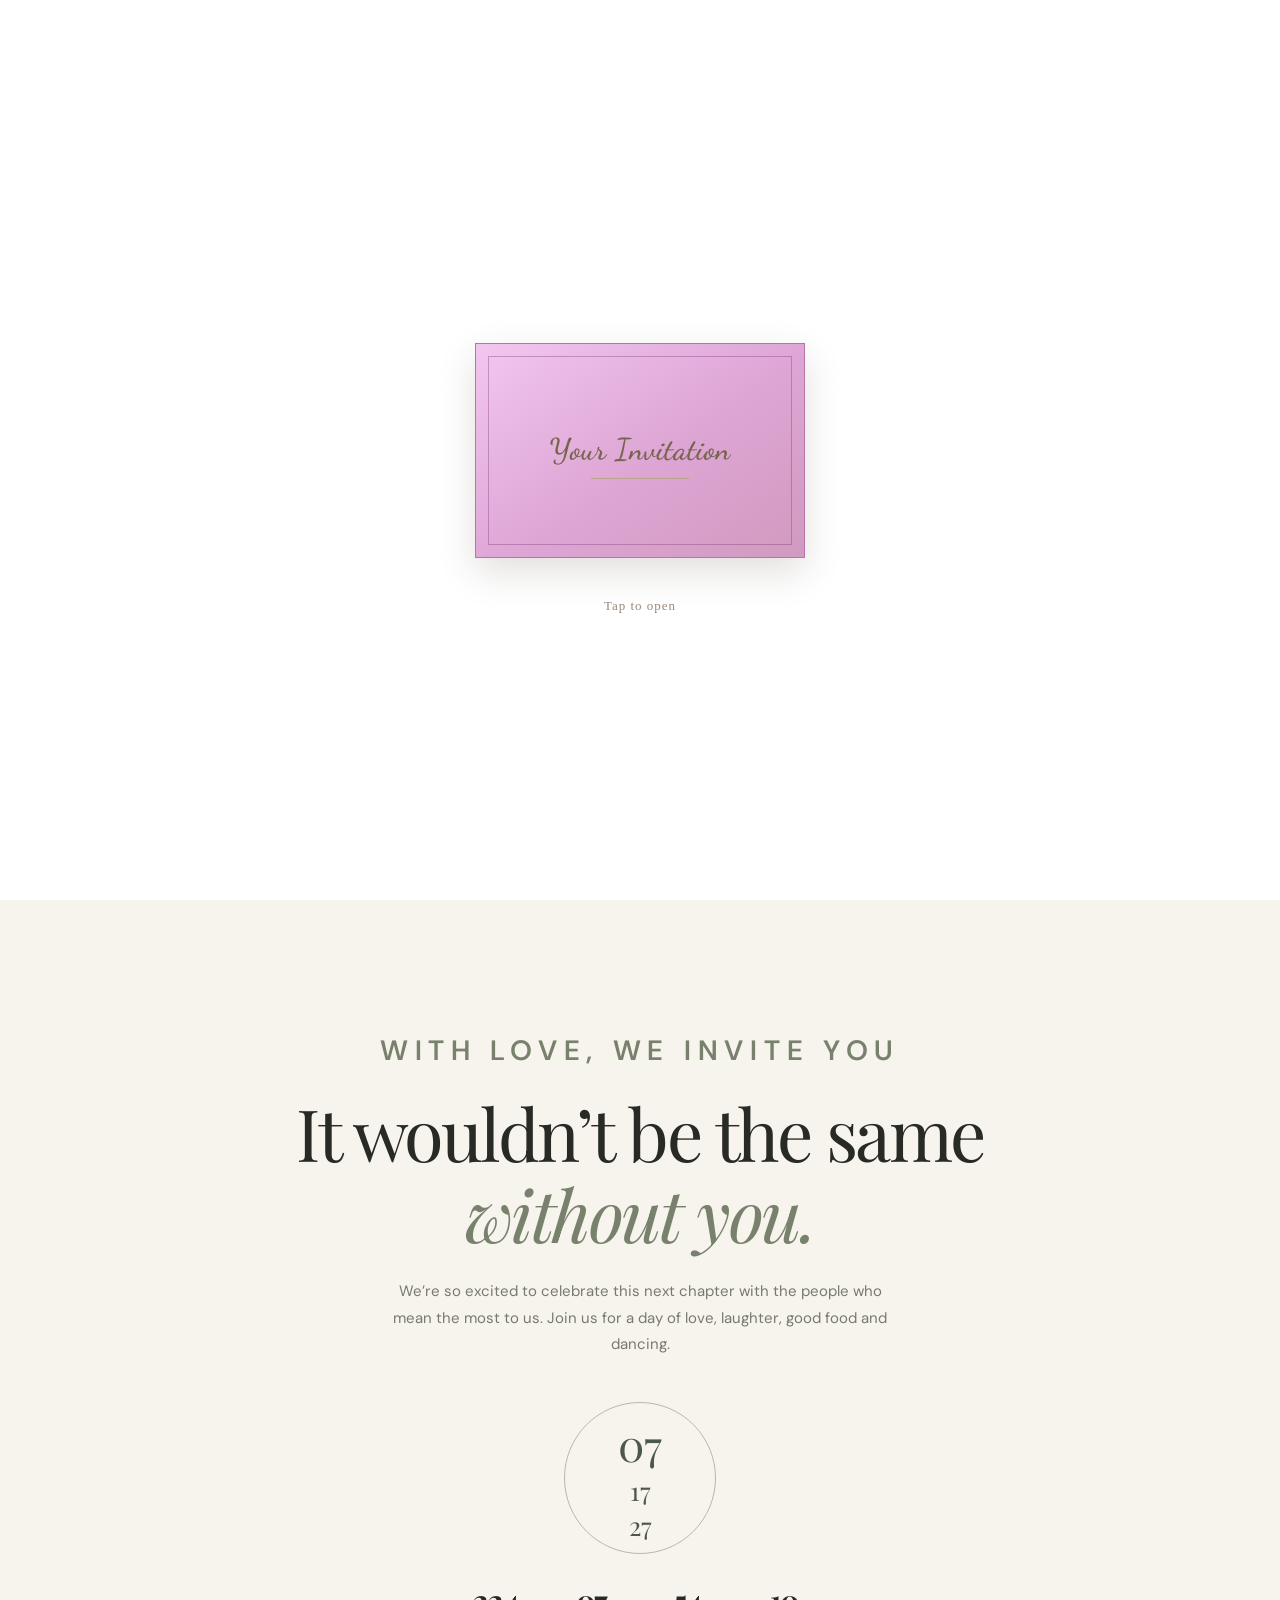
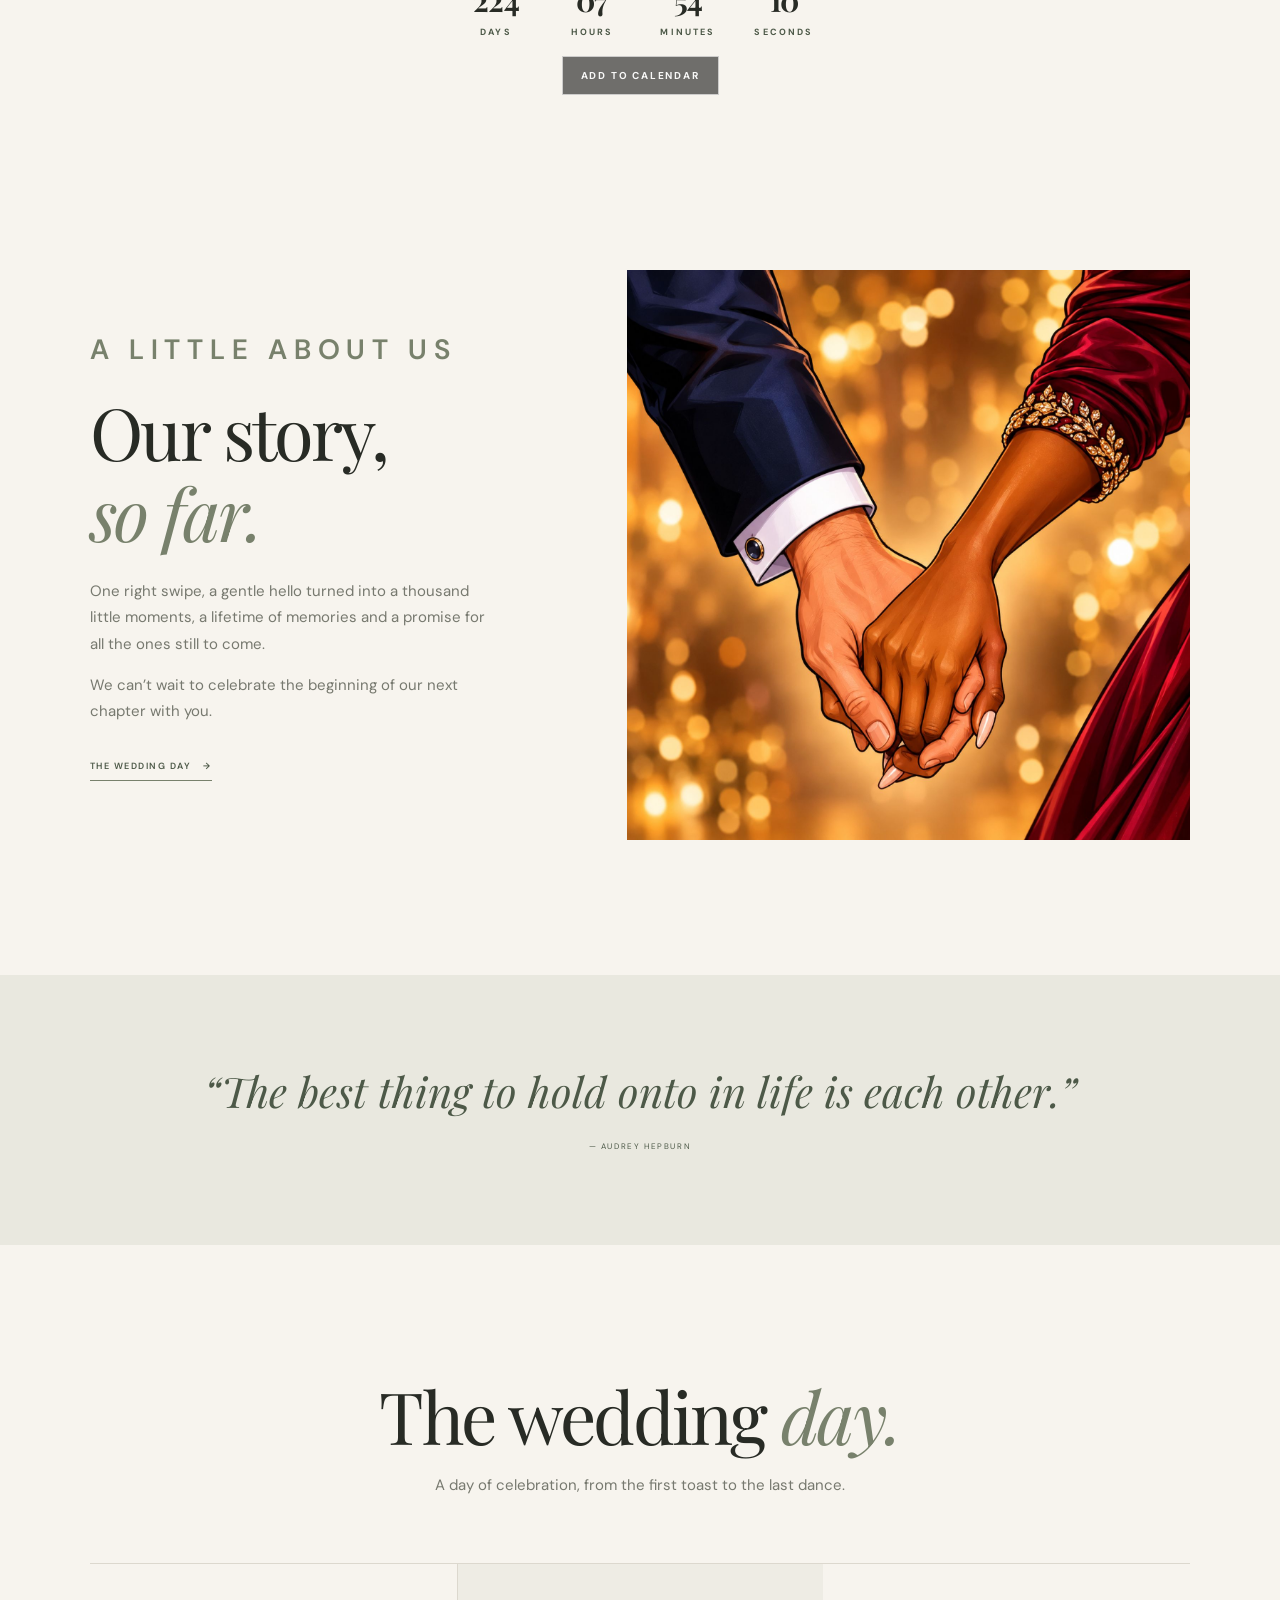
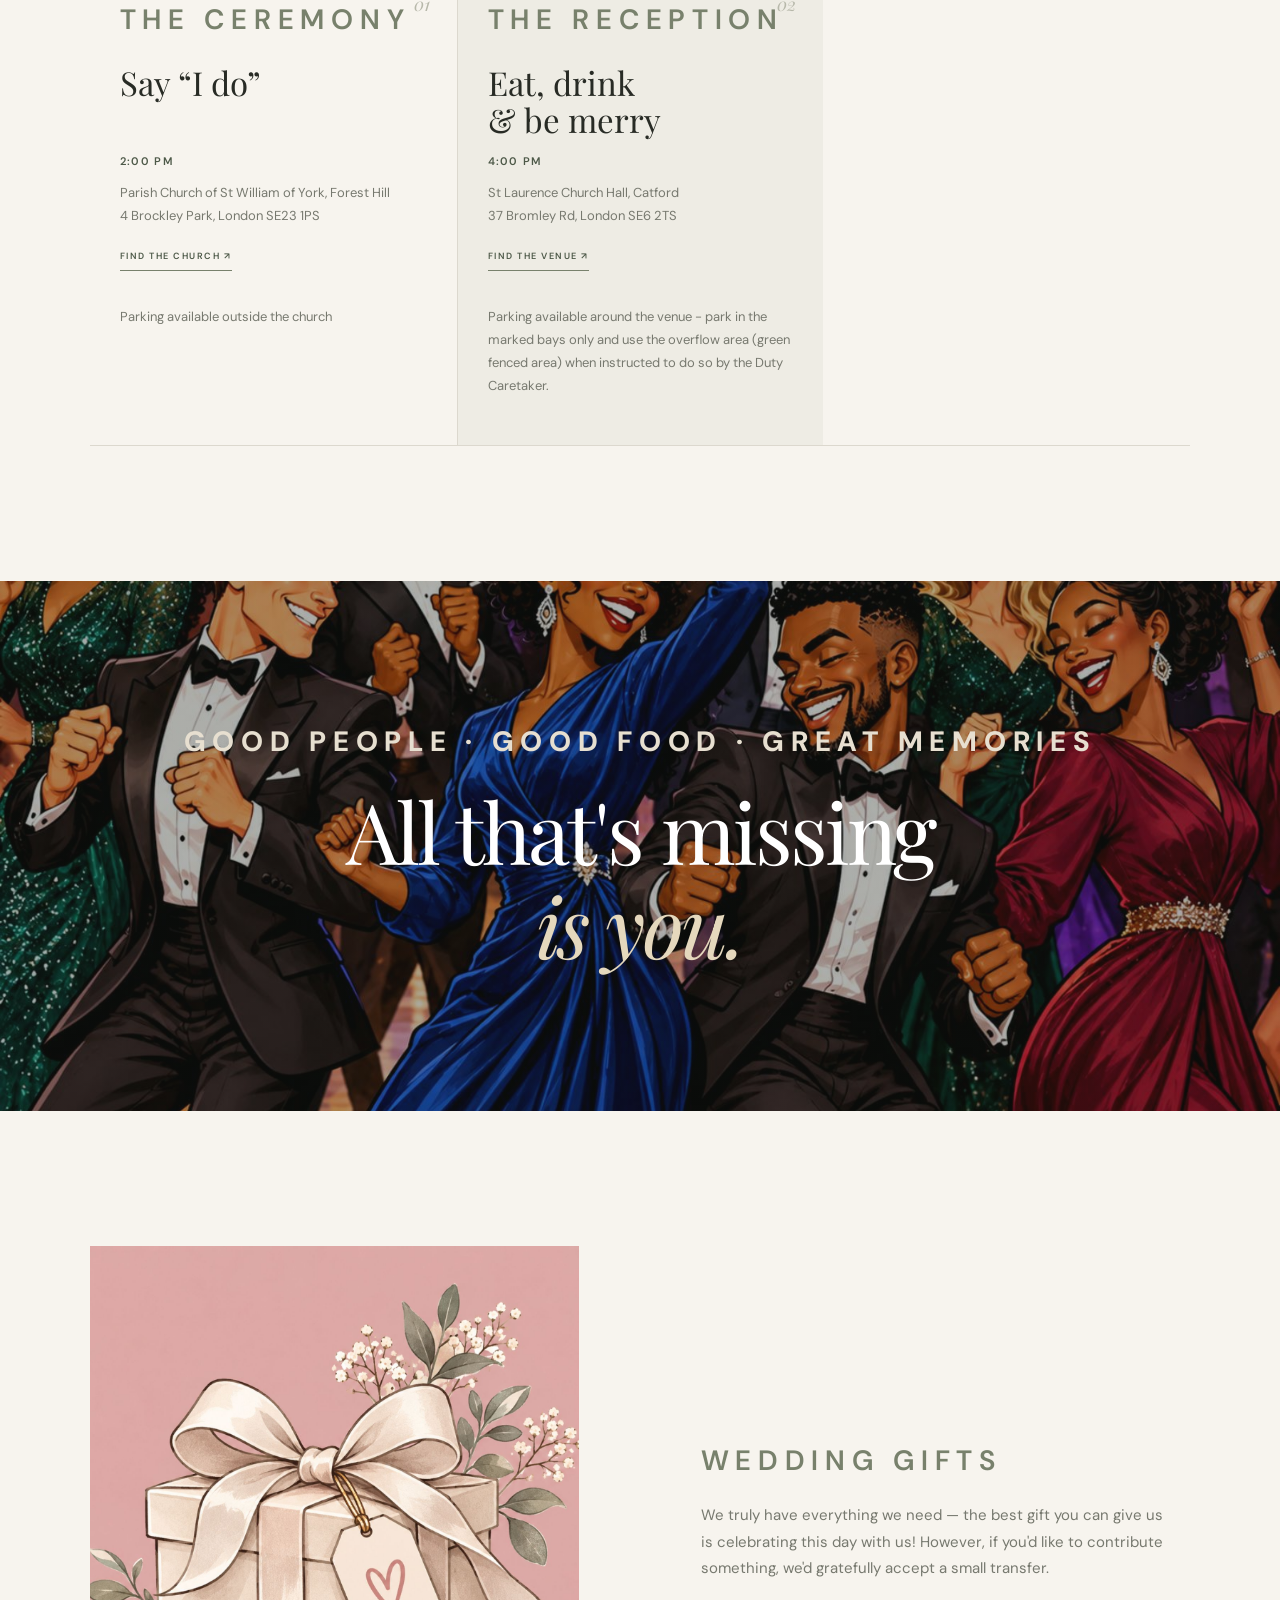
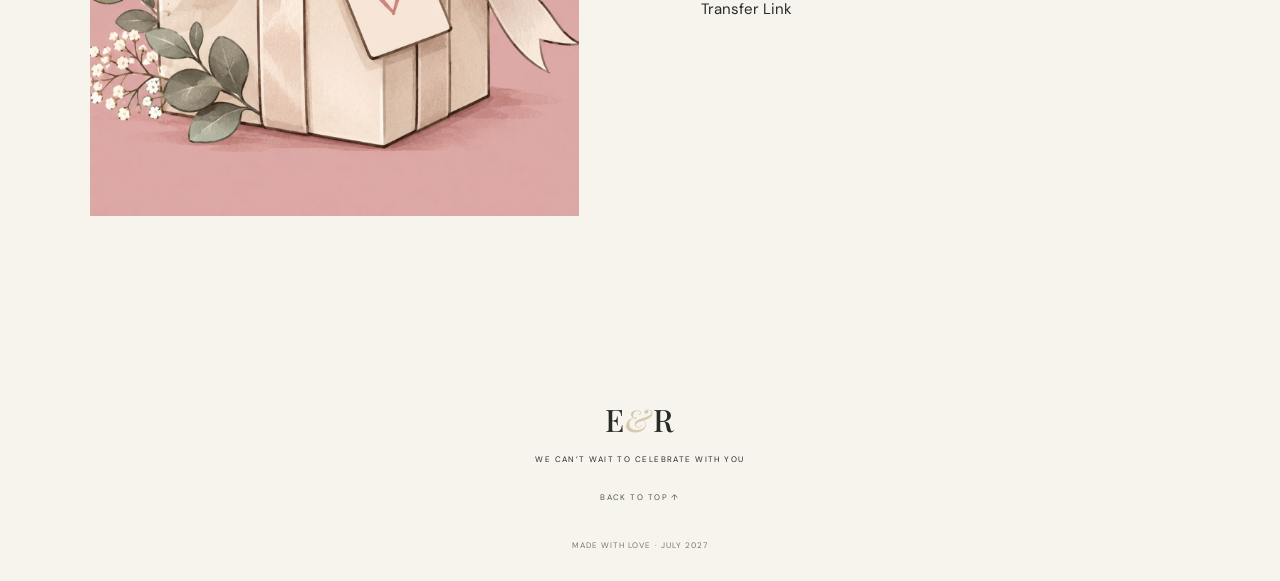
<file: index.html>
<!doctype html>
<html lang="en">
<head>
  <meta charset="utf-8">
  <meta name="viewport" content="width=device-width, initial-scale=1">
  <meta name="theme-color" content="#f7f4ee">
  <link rel="icon" href="favicon.svg" type="image/svg+xml">
  <link rel="apple-touch-icon" href="favicon.svg">
  <meta name="description" content="You're invited to celebrate our wedding.">
  <title>Elizabeth & Robert - Wedding Invite</title>
  <link rel="preconnect" href="https://fonts.googleapis.com">
  <link rel="preconnect" href="https://fonts.gstatic.com" crossorigin>
  <link href="https://fonts.googleapis.com/css2?family=DM+Sans:wght@400;500;600&family=Playfair+Display:ital,wght@0,400;0,500;0,600;1,400;1,500&family=Dancing+Script:wght@400;500;600&family=Pacifico&display=swap" rel="stylesheet">
  <link rel="stylesheet" href="styles.css">
  <link rel="stylesheet" href="sound-toggle.css">
</head>
<body>
  <!-- Wedding invitation overlay -->
  <div
    id="wedding-invitation"
    style="
      position: fixed;
      inset: 0;
      z-index: 999999;
      background: white;
    "
  ></div>
  <script>
    // Queue music unlock requests until the music player module initialises.
    window.__weddingMusicUnlockQueued = false;
    window.weddingRequestMusicUnlock = function weddingRequestMusicUnlock() {
      window.__weddingMusicUnlockQueued = true;
      if (window.weddingMusic && typeof window.weddingMusic.playIfNeeded === 'function') {
        void window.weddingMusic.playIfNeeded();
      }
    };
  </script>
  <script src="invitation-data.js"></script>
  <script src="invitation.js"></script>
  <script defer src="script.js"></script>

  <script type="module">
    import { initMusicPlayer } from './music-player.js';
    import { initSoundToggle } from './sound-toggle.js';

    const music = initMusicPlayer({
      src: './Somewhere_Only_We_Know.mp3',
      mutedInitially: false,
      loop: true,
      volumeWhenUnmuted: 0.8
    });

    // Expose for invitation.js.
    window.weddingMusic = music;

    // If the user already unlocked audio by tapping the envelope,
    // start playback now.
    if (window.__weddingMusicUnlockQueued) {
      window.__weddingMusicUnlockQueued = false;
      void music.playIfNeeded();
    }

    initSoundToggle(music);
  </script>
  <header class="site-header">
    <a class="wordmark" href="#home" aria-label="Elizabeth and Robert, home">E <span>&</span> R</a>
    <button class="menu-toggle" aria-expanded="false" aria-controls="site-nav" aria-label="Open navigation">
      <span></span><span></span>
    </button>
    <nav id="site-nav" class="site-nav" aria-label="Main navigation">
      <a href="#story">Our story</a>
      <a href="#details">The day</a>
      <a href="#travel">Travel</a>
      <a class="nav-rsvp" href="#rsvp">RSVP</a>
    </nav>
  </header>

  <main>
    <section class="hero" id="home">
      <div class="hero-image" role="img" aria-label="A romantic wedding celebration"></div>
      <div class="hero-shade"></div>
      <div class="hero-content">
        <p class="eyebrow light">TOGETHER WITH OUR FAMILIES</p>
        <h1>Elizabeth <em>&</em> Robert</h1>
        <p class="hero-subtitle">ARE GETTING MARRIED</p>
        <div class="hero-rule"></div>
        <p class="hero-date" data-ceremony="hero-date"></p>
        <div class="hero-rule"></div>
        <p class="hero-subtitle">He hath made all things beautiful in his  time <em>- Eccl 3:10</em></p>
        <a class="text-link light-link" href="#welcome">SCROLL TO EXPLORE <span aria-hidden="true">↓</span></a>
      </div>
      <p class="hero-side-note">A DAY TO REMEMBER</p>
    </section>

    <section class="welcome section-pad" id="welcome">
      <p class="eyebrow">WITH LOVE, WE INVITE YOU</p>
      <h2>It wouldn’t be the same<br><em>without you.</em></h2>
      <p class="intro-copy">We’re so excited to celebrate this next chapter with the people who mean the most to us. Join us for a day of love, laughter, good food and dancing.</p>
      <div class="date-stamp">
        <span data-ceremony="stamp-month">07</span>
        <span data-ceremony="stamp-day">17</span>
        <span data-ceremony="stamp-year">27</span>
      </div>

      <div class="countdown" aria-label="Countdown to the wedding">
        <div class="countdown-unit">
          <span class="countdown-value" id="cd-days">0</span>
          <span class="countdown-label">DAYS</span>
        </div>
        <div class="countdown-unit">
          <span class="countdown-value" id="cd-hours">0</span>
          <span class="countdown-label">HOURS</span>
        </div>
        <div class="countdown-unit">
          <span class="countdown-value" id="cd-minutes">0</span>
          <span class="countdown-label">MINUTES</span>
        </div>
        <div class="countdown-unit">
          <span class="countdown-value" id="cd-seconds">0</span>
          <span class="countdown-label">SECONDS</span>
        </div>
      </div>

      <div class="calendar-add">
        <details class="calendar-details">
          <summary class="calendar-button" id="add-to-calendar" aria-label="Add to calendar">
            <span>Add to calendar</span>
          </summary>
          <div class="calendar-menu" role="menu" aria-label="Choose calendar app">
            <button class="calendar-choice" id="calendar-google-ceremony" type="button">Google Calendar (Ceremony)</button>
            <button class="calendar-choice" id="calendar-google-reception" type="button">Google Calendar (Reception)</button>
            <button class="calendar-choice" id="calendar-apple" type="button">Apple Calendar</button>
          </div>
        </details>
      </div>
    </section>

    <section class="story section-pad" id="story">
      <div class="story-copy reveal">
        <p class="eyebrow">A LITTLE ABOUT US</p>
        <h2>Our story,<br><em>so far.</em></h2>
        <p>One right swipe, a gentle hello turned into a thousand little moments, a lifetime of memories and a promise for all the ones still to come.</p>
        <p>We can’t wait to celebrate the beginning of our next chapter with you.</p>
        <a class="text-link" href="#details">THE WEDDING DAY <span aria-hidden="true">→</span></a>
      </div>
      <figure class="story-photo reveal">
        <img src="story-moment.jpg" alt="Two hands clasped in a warm illustration" loading="lazy">
      </figure>
    </section>

    <section class="quote-band">
      <p>“The best thing to hold onto in life is each other.”</p>
      <span>— AUDREY HEPBURN</span>
    </section>

    <section class="details section-pad" id="details">
      <div class="section-heading reveal">
        <h2>The wedding <em>day.</em></h2>
        <p class="section-intro">A day of celebration, from the first toast to the last dance.</p>
      </div>
      <div class="event-grid">
        <article class="event-card reveal">
          <span class="event-number">01</span>
          <p class="eyebrow">THE CEREMONY</p>
          <h3>Say “I do”</h3>
          <p class="event-time" data-ceremony="ceremony-time"></p>
          <p>Parish Church of St William of York, Forest Hill<br>4 Brockley Park, London SE23 1PS</p>
          <a class="text-link" href="https://maps.app.goo.gl/xZTHjWREodADs2bD7" target="_blank" rel="noreferrer">FIND THE CHURCH ↗</a>
          <p>&nbsp;</p>
          <p>Parking available outside the church</p>
        </article>
        <article class="event-card event-card-featured reveal">
          <span class="event-number">02</span>
          <p class="eyebrow">THE RECEPTION</p>
          <h3>Eat, drink<br>& be merry</h3>
          <p class="event-time" data-ceremony="reception-time"></p>
          <p>St Laurence Church Hall, Catford<br>37 Bromley Rd, London SE6 2TS</p>
          <a class="text-link" href="https://maps.app.goo.gl/p37Xrpnu1WCtahAE7" target="_blank" rel="noreferrer">FIND THE VENUE ↗</a>
          <p>&nbsp;</p>
          <p>Parking available around the venue - park in the marked bays only and use the overflow area (green fenced area) when instructed to do so by the Duty Caretaker.</p>
        </article>
      </div>
    </section>

    <section class="photo-break" aria-label="Wedding venue atmosphere">
      <div class="photo-break-overlay">
        <p class="eyebrow light">GOOD PEOPLE · GOOD FOOD · GREAT MEMORIES</p>
        <h2>All that's missing <br><em>is you.</em></h2>
      </div>
    </section>

    <section class="travel section-pad" id="travel">
      <div class="travel-image reveal">
        <img src="travel-photo.jpg" alt="A wrapped gift illustration" loading="lazy">
      </div>
      <div class="travel-copy reveal">
        <p class="eyebrow">WEDDING GIFTS</p>

        <p>We truly have everything we need — the best gift you can give us is celebrating this day with us! However, if you'd like to contribute something, we'd gratefully accept a small transfer.</p>

        <a href="https://monzo.me/robertmetcalf1?h=70aKyT" target="_new">Transfer Link</a>

      </div>
    </section>

    <section class="rsvp section-pad" id="rsvp">
      <div class="rsvp-inner reveal">
        <p class="eyebrow light">KINDLY REPLY BY 1 APRIL 2027</p>
        <h2>Will you <em>join us?</em></h2>
        <p class="rsvp-intro">Please let us know whether you can make it. We can’t wait to hear from you.</p>

        <form id="rsvp-form" novalidate>
          <div id="rsvp-guests" class="rsvp-guests"></div>

          <div id="rsvp-message-wrap" class="rsvp-message-wrap">
            <label for="rsvp-message">RSVP message</label>
            <textarea
              id="rsvp-message"
              name="rsvp_message"
              rows="4"
              placeholder="Write a message (optional)"
            ></textarea>
          </div>

          <button id="send-rsvp" class="submit-button" type="button" disabled>
            <span>Send RSVP</span>
            <span aria-hidden="true">→</span>
          </button>
        </form>
      </div>
    </section>
  </main>

  <footer class="site-footer">
    <a class="footer-mark" href="#home">E<span>&</span>R</a>
    <p>WE CAN’T WAIT TO CELEBRATE WITH YOU</p>
    <a class="back-top" href="#home">BACK TO TOP ↑</a>
    <small>MADE WITH LOVE · <span data-ceremony="footer-month-year"></span></small>
  </footer>
</body>
</html>
</file>
<file: styles.css>
@import url('https://fonts.googleapis.com/css2?family=DM+Sans:wght@400;500;600&family=Playfair+Display:ital,wght@0,400;0,500;0,600;1,400;1,500&display=swap');

:root {
  --paper: #f7f4ee;
  --ink: #282b25;
  --muted: #77796f;
  --sage: #78816c;
  --sage-dark: #4d5948;
  --line: #dcd8ce;
  --serif: "Playfair Display", Georgia, serif;
  --sans: "DM Sans", Arial, sans-serif;
}
* { box-sizing: border-box; }
html { scroll-behavior: smooth; scroll-padding-top: 82px; }
body { margin: 0; background: var(--paper); color: var(--ink); font-family: var(--sans); font-size: 15px; line-height: 1.75; }
a { color: inherit; text-decoration: none; }
img { display: block; width: 100%; height: 100%; object-fit: cover; }
.site-header { position: absolute; z-index: 10; top: 0; left: 0; width: 100%; height: 82px; padding: 0 7%; display: flex; align-items: center; justify-content: space-between; color: white; border-bottom: 1px solid rgba(255,255,255,.22); }
.wordmark, .footer-mark { font: 500 27px var(--serif); letter-spacing: .04em; }
.wordmark span, .footer-mark span { font-style: italic; color: #d6c9ad; }
.site-nav { display: flex; align-items: center; gap: 36px; font-size: 10px; letter-spacing: .17em; text-transform: uppercase; }
.site-nav a { transition: opacity .2s; }
.site-nav a:hover { opacity: .65; }
.nav-rsvp { border: 1px solid rgba(255,255,255,.65); padding: 8px 17px; }
.menu-toggle { display: none; }
.hero { min-height: 760px; height: 100svh; max-height: 1100px; position: relative; display: grid; place-items: center; color: white; text-align: center; overflow: hidden; }
.hero-image, .hero-shade { position: absolute; inset: 0; }
.hero-image { background: url("hero-top.jpg") center 42%/cover; transform: scale(1.02); }
.hero-shade { background: linear-gradient(90deg,rgba(22,27,23,.62),rgba(22,27,23,.34),rgba(22,27,23,.56)),linear-gradient(0deg,rgba(15,20,16,.54),transparent 55%); }
.hero-content { position: relative; z-index: 1; padding: 100px 20px 45px; animation: arrive 1.2s ease both; text-shadow: 0 12px 35px rgba(0,0,0,.55); }

.hero-content h1{ font-weight: 650; }
.eyebrow { margin: 0 0 20px; color: var(--sage); font-size: 28px; font-weight: 600; letter-spacing: .24em; line-height: 1.5; }
.eyebrow.light { color: #e7dfd0; font-weight: 800; }
h1, h2, h3, p { margin-top: 0; }
h1, h2, h3 { font-family: var(--serif); font-weight: 400; }
h1 { margin: 0; font-size: clamp(66px, 11vw, 142px); line-height: 1.08; letter-spacing: -.045em; }
h1 em, h2 em { font-weight: 400; }
h1 em { color: #e5d8bd; }
.hero-subtitle { margin: 20px 0 0; font-size: 20px; letter-spacing: .34em; font-weight: 800; }
.hero-rule { width: 42px; height: 1px; margin: 27px auto 19px; background: rgba(255,255,255,.7); }
.hero-date { font-size: 20px; letter-spacing: .22em; font-weight: 800; }
.text-link { display: inline-block; margin-top: 20px; padding-bottom: 5px; border-bottom: 1px solid var(--sage); color: var(--sage-dark); font-size: 9px; font-weight: 600; letter-spacing: .17em; }
.text-link span { margin-left: 8px; }
.light-link { margin-top: 62px; color: white; border-color: rgba(255,255,255,.7); }
.hero-side-note { right: 28px; bottom: 35px; writing-mode: vertical-rl; font-size: 8px; letter-spacing: .2em; font-weight: 800; text-shadow: 0 10px 25px rgba(0,0,0,.55); }
.section-pad { padding: 125px max(7%, calc((100% - 1180px)/2)); }
.welcome { text-align: center; padding-top: 130px; padding-bottom: 135px; }
h2 { font-size: clamp(43px, 6vw, 72px); line-height: 1.12; letter-spacing: -.035em; }
.welcome h2 { margin-bottom: 25px; }
.welcome h2 em, .section-heading h2 em, .story h2 em, .travel h2 em { color: var(--sage); }
.intro-copy { max-width: 510px; margin: 0 auto; color: var(--muted); }
.date-stamp { width: 152px; height: 152px; margin: 45px auto 0; border: 1px solid #b9b8a9; border-radius: 50%; display: flex; flex-direction: column; justify-content: center; align-items: center; color: var(--sage-dark); font-size: 10px; letter-spacing: .16em; line-height: 1.6; }
.date-stamp span:first-child { font: 44px var(--serif); letter-spacing: 0; }
.date-stamp span:nth-child(2), .date-stamp span:nth-child(3) { font: 26px var(--serif); letter-spacing: 0; }

.countdown{ margin: 26px auto 0; display:flex; justify-content:center; gap: 14px; flex-wrap: wrap; }
.countdown-unit{ text-align:center; min-width: 82px; }
.countdown-value{ display:block; font: 700 30px var(--serif); letter-spacing: -.02em; color: var(--ink); }
.countdown-label{ display:block; font: 700 9px var(--sans); letter-spacing: .24em; color: var(--sage-dark); margin-top: 6px; }
.countdown-mini-date{ margin: 10px 0 -6px; font: 700 11px var(--sans); letter-spacing: .26em; color: var(--sage-dark); text-transform: uppercase; }

.calendar-add{ margin-top: 18px; display:flex; justify-content:center; }
.calendar-button{
  border: 1px solid rgba(255,255,255,.65);
  background: rgba(0,0,0,.55);
  color: rgba(255,255,255,.95);
  padding: 12px 18px;
  font: 700 10px var(--sans);
  letter-spacing: .18em;
  text-transform: uppercase;
  cursor:pointer;
  transition: background .2s, border-color .2s, transform .2s;
}
.calendar-button:hover{
  border-color: rgba(255,255,255,.95);
  background: rgba(0,0,0,.72);
}
.calendar-button:active{ transform: translateY(1px); }

.calendar-details{ position: relative; }
.calendar-menu{
  margin-top: 10px;
  display: grid;
  gap: 8px;
  min-width: 220px;
  padding: 10px;
  border: 1px solid rgba(255,255,255,.30);
  background: rgba(22,27,23,.85);
  box-shadow: 0 22px 60px rgba(0,0,0,.35);
  backdrop-filter: blur(6px);
  border-radius: 6px;
  opacity: 0;
  transform: translateY(-6px);
  pointer-events: none;
  transition: opacity .18s ease, transform .18s ease;
}
.calendar-details[open] .calendar-menu{
  opacity: 1;
  transform: translateY(0);
  pointer-events: auto;
}

.calendar-choice{
  width: 100%;
  text-align: left;
  border: 1px solid rgba(255,255,255,.28);
  background: rgba(255,255,255,.04);
  color: rgba(255,255,255,.95);
  padding: 12px 14px;
  font: 700 10px var(--sans);
  letter-spacing: .18em;
  text-transform: uppercase;
  cursor: pointer;
  border-radius: 4px;
}
.calendar-choice:hover{ border-color: rgba(255,255,255,.85); background: rgba(255,255,255,.08); }
.calendar-details summary{ list-style: none; }
.calendar-details summary::-webkit-details-marker{ display:none; }

@media (max-width: 760px){
  .countdown{ gap: 10px; }
  .countdown-unit{ min-width: 70px; }
  .countdown-value{ font-size: 24px; }
}
.story { display: grid; grid-template-columns: .85fr 1.15fr; gap: 11%; align-items: center; padding-top: 40px; padding-bottom: 135px; }
.story-copy { max-width: 400px; }
.story-copy h2 { margin-bottom: 26px; }
.story-copy p:not(.eyebrow) { color: var(--muted); }
.story-photo { margin: 0; height: 570px; position: relative; }
.story-photo img { object-position: center; }
.story-photo figcaption { position: absolute; bottom: -28px; right: 0; color: var(--muted); font: italic 13px var(--serif); }
.quote-band { padding: 88px 20px; text-align: center; background: #e9e8df; color: var(--sage-dark); }
.quote-band p { margin-bottom: 12px; font: italic clamp(25px, 4vw, 42px) var(--serif); }
.quote-band span { font-size: 8px; letter-spacing: .2em; }
.details { padding-top: 130px; padding-bottom: 135px; }
.section-heading { text-align: center; }
.section-heading h2 { margin-bottom: 16px; }
.section-intro { color: var(--muted); }
.event-grid { display: grid; grid-template-columns: repeat(3,1fr); margin-top: 65px; border-top: 1px solid var(--line); border-bottom: 1px solid var(--line); }
.event-card { min-height: 330px; padding: 35px 30px; position: relative; }
.event-card + .event-card { border-left: 1px solid var(--line); }
.event-number { position: absolute; right: 27px; top: 28px; color: #b7b8aa; font: italic 18px var(--serif); }
.event-card .eyebrow { margin-bottom: 23px; }
.event-card h3 { min-height: 76px; margin-bottom: 12px; font-size: 33px; line-height: 1.12; }
.event-time { color: var(--sage-dark); font-size: 11px; font-weight: 600; letter-spacing: .12em; }
.event-card p:not(.eyebrow):not(.event-time) { color: var(--muted); font-size: 13px; }
.event-card .text-link { margin-top: 7px; }
.event-card-featured { background: #eeece4; }
.event-note { color: var(--sage); font: italic 14px var(--serif); }
.photo-break { min-height: 530px; display: grid; place-items: center; position: relative; background: linear-gradient(rgba(27,32,27,.36),rgba(27,32,27,.36)),url("hero-cover.jpg") center 52%/cover; text-align: center; color: white; }
.photo-break-overlay { padding: 70px 20px; }
.photo-break h2 { margin: 0; font-size: clamp(52px, 7vw, 84px); }
.photo-break h2 em { color: #e5d8bd; }
.travel { display: grid; grid-template-columns: 1fr 1fr; gap: 11%; align-items: center; padding-top: 135px; padding-bottom: 135px; }
.travel-image { height: 570px; }
.travel-copy { max-width: 470px; }
.travel-copy h2 { margin-bottom: 20px; }
.travel-copy > p:not(.eyebrow) { color: var(--muted); }
.travel-detail { border-top: 1px solid var(--line); padding-top: 17px; margin-top: 20px; }
.travel-detail h3 { margin-bottom: 4px; font-size: 21px; }
.travel-detail p { margin: 0; color: var(--muted); font-size: 13px; }
.rsvp {
  position: relative;
  overflow: hidden;
}

.rsvp::before {
  content: "";
  position: absolute;
  inset: 0;
  background: url("hero-top.jpg") center 42%/cover;
  opacity: 0.9;
  transform: scale(1.02);
  z-index: 0;
}

.rsvp > * {
  position: relative;
  z-index: 1;
}
.rsvp-inner {
  max-width: 570px; margin: 0 auto;
  background-color: #9e558d;
  padding: 20px;
}
.rsvp h2 { margin-bottom: 16px; }
.rsvp h2 em { color: #d9d0b9; }
.rsvp-intro { max-width: 430px; color: #d6d9d0; }
form { margin-top: 38px; display: grid; }
form > label, fieldset legend { margin: 17px 0 7px; color: #e4e5df; font-size: 10px; letter-spacing: .12em; }
input:not([type=radio]), textarea { width: 100%; border: 1px solid rgba(255,255,255,.35); border-radius: 0; padding: 13px 14px; background: rgba(255,255,255,.07); color: white; font: 13px var(--sans); outline: none; }
input::placeholder, textarea::placeholder { color: #c0c6ba; }
input:focus, textarea:focus { border-color: #e5d8bd; }
fieldset { margin: 10px 0 0; padding: 0; border: 0; }
.choice { display: inline-flex; align-items: center; gap: 8px; margin: 8px 22px 4px 0; color: #e4e5df; font-size: 12px; }
.choice input { accent-color: #d9d0b9; }
.submit-button { display: flex; justify-content: space-between; align-items: center; margin-top: 28px; padding: 17px 20px; border: 0; background: #e7e1d4; color: var(--ink); font: 600 10px var(--sans); letter-spacing: .17em; cursor: pointer; transition: background .2s; }
.submit-button:hover { background: white; }

.submit-button:disabled {
  opacity: 0.55;
  cursor: not-allowed;
}

.rsvp-guests {
  margin-top: 10px;
  display: grid;
  gap: 12px;
}

.rsvp-all-actions {
  display: flex;
  gap: 10px;
  justify-content: center;
  margin: 6px 0 2px;
  flex-wrap: wrap;
}

.rsvp-all-actions button {
  border: 1px solid rgba(255,255,255,.45);
  background: transparent;
  color: white;
  padding: 10px 14px;
  font: 600 10px var(--sans);
  letter-spacing: .18em;
  text-transform: uppercase;
  cursor: pointer;
}

.rsvp-all-actions button:hover {
  border-color: rgba(255,255,255,.85);
}

.rsvp-guest-line {
  display: flex;
  align-items: center;
  justify-content: space-between;
  gap: 12px;
  padding: 14px 12px;
  border: 1px solid rgba(255,255,255,.22);
}

.rsvp-guest-name {
  color: #e4e5df;
  font: 600 12px var(--sans);
  letter-spacing: .14em;
  text-transform: uppercase;
}

.rsvp-guest-actions {
  display: flex;
  gap: 10px;
}

.rsvp-toggle-btn {
  border: 1px solid rgba(255,255,255,.40);
  background: transparent;
  color: white;
  padding: 10px 12px;
  font: 600 10px var(--sans);
  letter-spacing: .16em;
  text-transform: uppercase;
  cursor: pointer;
  transition: background .2s, border-color .2s;
}

.rsvp-toggle-btn.is-active {
  background: rgba(231,225,212,.92);
  border-color: rgba(231,225,212,.92);
  color: var(--ink);
}

.rsvp-toggle-btn:hover {
  border-color: rgba(255,255,255,.85);
}

.rsvp-message-wrap {
  margin-top: 18px;
  color: #d6d9d0;
}

.rsvp-message-wrap label {
  display: block;
}

.form-note { margin: 14px 0 0; color: #d6d9d0; font-size: 11px; }
.site-footer { min-height: 230px; padding: 43px 7% 25px; display: flex; flex-direction: column; align-items: center; justify-content: center; text-align: center; }
.footer-mark { color: var(--ink); font-size: 31px; }
.site-footer p, .back-top { margin: 12px 0; font-size: 8px; letter-spacing: .18em; }
.back-top { color: var(--sage-dark); }
.site-footer small { margin-top: 22px; color: var(--muted); font-size: 8px; letter-spacing: .13em; }
.reveal { opacity: 0; transform: translateY(24px); transition: opacity .8s ease, transform .8s ease; }
.reveal.is-visible { opacity: 1; transform: none; }
@keyframes arrive { from { opacity: 0; transform: translateY(18px); } to { opacity: 1; transform: none; } }

@media (max-width: 760px) {
  .site-header { height: 70px; padding: 0 6%; }
  .menu-toggle { display: flex; width: 38px; height: 38px; flex-direction: column; justify-content: center; gap: 6px; border: 0; background: transparent; }
  .menu-toggle span { display: block; width: 23px; height: 1px; background: white; }
  .site-nav { position: absolute; top: 70px; left: 0; right: 0; display: none; padding: 22px 6% 28px; flex-direction: column; align-items: flex-start; gap: 18px; background: #4d5948; }
  .site-nav.is-open { display: flex; }
  .hero { min-height: 690px; height: 92svh; }
  .hero-image { background-position: 56% center; }
  .hero-side-note { right: 14px; bottom: 20px; }
  .section-pad { padding: 85px 7%; }
  .welcome { padding-top: 100px; padding-bottom: 100px; }
  .story, .travel { grid-template-columns: 1fr; gap: 45px; }
  .story { padding-top: 10px; }
  .story-photo, .travel-image { height: 430px; }
  .story-copy { max-width: 520px; }
  .event-grid { grid-template-columns: 1fr; margin-top: 42px; }
  .event-card { min-height: auto; padding: 30px 23px; }
  .event-card + .event-card { border-left: 0; border-top: 1px solid var(--line); }
  .event-card h3 { min-height: 0; }
  .event-card-featured { background: transparent; }
  .photo-break { min-height: 420px; }
  .rsvp { padding-top: 85px; padding-bottom: 90px; }

  /* Make small wedding typography readable on mobile */
  body { font-size: 18px; line-height: 1.7; }

  .eyebrow { font-size: 18px; letter-spacing: .20em; }
  .hero-subtitle { font-size: 20px; }
  .hero-date { font-size: 20px; }
  .text-link { font-size: 18px; }

  /* Footer */
  .site-footer p, .back-top { font-size: 16px; }
  .site-footer small { font-size: 16px; }

  /* Form label sizing */
  form > label, fieldset legend { font-size: 20px; }

  /* Choice labels in RSVP */
  .choice { font-size: 16px; }
}

@media (prefers-reduced-motion: reduce) {
  html { scroll-behavior: auto; }
  *, *::before, *::after { animation-duration: .01ms !important; animation-iteration-count: 1 !important; transition-duration: .01ms !important; }
  .reveal { opacity: 1; transform: none; }
}

[hidden] {
  display: none !important;
}

/* RSVP submit success toast */
.rsvp-toast {
  position: fixed;
  left: 50%;
  top: 18px;
  transform: translateX(-50%);
  z-index: 9999;
  background: rgba(40, 43, 37, 0.92);
  color: #fff;
  border: 1px solid rgba(255,255,255,.35);
  padding: 14px 16px;
  font: 600 12px var(--sans);
  letter-spacing: .12em;
  text-transform: uppercase;
  box-shadow: 0 18px 50px rgba(0,0,0,.22);
  opacity: 0;
  animation: rsvpToastIn .35s ease forwards;
}

.rsvp-toast.is-exit {
  animation: rsvpToastOut .25s ease forwards;
}

@keyframes rsvpToastIn {
  from { opacity: 0; transform: translateX(-50%) translateY(-8px); }
  to { opacity: 1; transform: translateX(-50%) translateY(0); }
}

@keyframes rsvpToastOut {
  from { opacity: 1; transform: translateX(-50%) translateY(0); }
  to { opacity: 0; transform: translateX(-50%) translateY(-6px); }
}
</file>
<file: sound-toggle.css>
:root{
  --sound-toggle-bg: rgba(22, 27, 23, 0.72);
  --sound-toggle-border: rgba(255, 255, 255, 0.25);
  --sound-toggle-text: rgba(255, 255, 255, 0.95);
}

.sound-toggle{
  position: fixed;
  right: 18px;
  bottom: 18px;
  width: 48px;
  height: 48px;
  border-radius: 999px;
  border: 1px solid var(--sound-toggle-border);
  background: var(--sound-toggle-bg);
  color: var(--sound-toggle-text);
  backdrop-filter: blur(8px);
  -webkit-backdrop-filter: blur(8px);
  cursor: pointer;
  display: grid;
  place-items: center;
  z-index: 999998;
  transition: transform 0.12s ease, background 0.18s ease, border-color 0.18s ease;
}

.sound-toggle:hover{
  border-color: rgba(255, 255, 255, 0.45);
  transform: translateY(-1px);
}

.sound-toggle:active{
  transform: translateY(0);
}

.sound-toggle-icon{
  font-size: 18px;
  line-height: 1;
  transform: translateY(1px);
}
</file>
